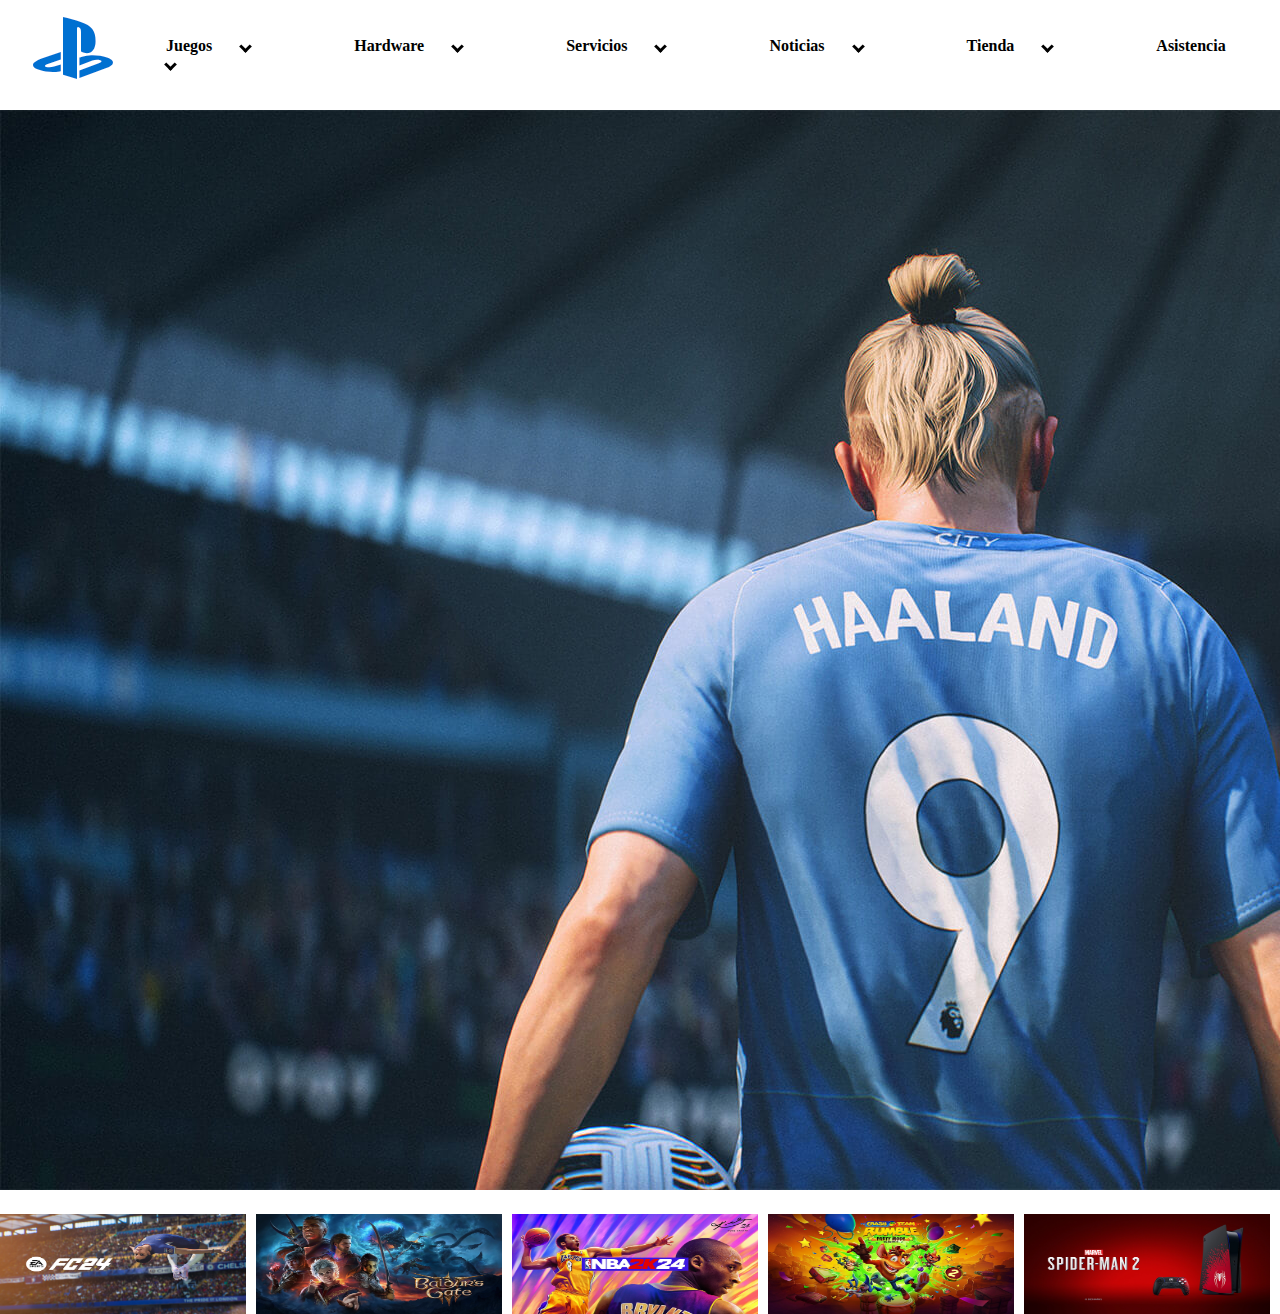
<file: PREG-2/INDEX.HTML>
<!DOCTYPE html>
<html lang="es">
<head>
    <meta charset="UTF-8">
    <meta name="viewport" content="width=device-width, initial-scale=1.0">
    <link rel="stylesheet" href="estilos.css">
    <title>Menú de Juegos</title>
</head>
<body>
    <header class="header">
        <div class="logo">
            <img src="logops.png" alt="Logo">
        </div>
        <nav class="menu">
            <ul>
                <li><a href="#">Juegos</a></li>
                <i class="arrow"></i>
                <li><a href="#">Hardware</a></li>
                <i class="arrow"></i>
                <li><a href="#">Servicios</a></li>
                <i class="arrow"></i>
                <li><a href="#">Noticias</a></li>
                <i class="arrow"></i>
                <li><a href="#">Tienda</a></li>
                <i class="arrow"></i>
                <li><a href="#">Asistencia</a></li>
                <i class="arrow"></i>
            </ul>
        </nav>
    </header>
    <main>
        <div class="imagen-completa">
            <img src="01.jpeg" alt="Imagen 1">
        </div>
        <div class="imagenes-en-fila">
            <img src="02.webp" alt="Imagen 2">
            <img src="03.webp" alt="Imagen 3">
            <img src="04.webp" alt="Imagen 4">
            <img src="05.webp" alt="Imagen 5">
            <img src="06.webp" alt="Imagen 6">
        </div>
    </main>
</body>
</html>
</file>
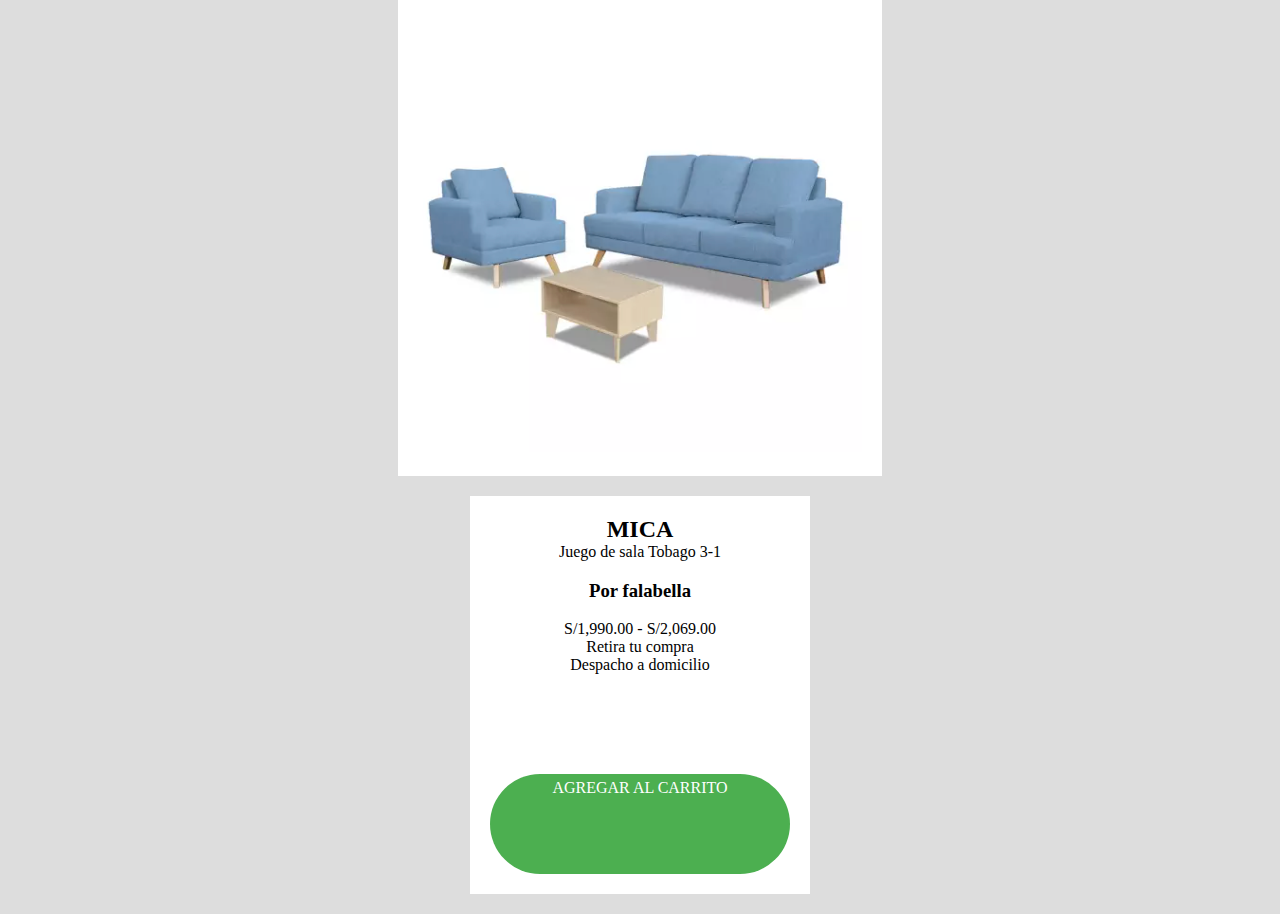
<file: PREG_1/index.html>
<!DOCTYPE html>
<html lang="es">
<head>
    <meta charset="UTF-8">
    <meta name="viewport" content="width=device-width, initial-scale=1.0">
    <link rel="stylesheet" href="estilos.css">
    <title>Diseño con Imagen y Texto</title>
</head>
<body>
    <div class="contenedor">
        <div class="imagen-container">
            <img src="01.png" alt="Tu Imagen" class="imagen">
        </div>
        <div class="texto-container">
            <h2>MICA</h2>
            <p>Juego de sala Tobago 3-1</p>
            <h3>Por falabella</h3>
            <p>S/1,990.00 - S/2,069.00 </p>
            <div>
            <P>Retira tu compra</P>
            <p>Despacho a domicilio</p>
            </div>
        <div class="cuadro-verde">
            <span>AGREGAR AL CARRITO</span>
            </div>
        </div>
    </div>
</body>
</html>
</file>
<file: PREG-2/estilos.css>
body, html {
    margin: 0;
    padding: 0;
    height: 100%;
}


body {
    display: flex;
    flex-direction: column;
}


.header {
    background-color: rgb(255, 255, 255);
    color: rgb(0, 0, 0);
    display: flex;
    align-items: center;
    justify-content: space-between;
    padding: 10px 20px;
}


.logo {
    font-size: 24px;
    font-weight: bold;
}


.header .menu {
    margin: 0;
    padding: 0;
    list-style-type: none;
}

.header .menu ul li {
    display: inline;
    margin-right: 25px;
}

.header .menu ul li a {
    text-decoration: none;
    color: rgb(0, 0, 0);
    font-weight: bold;
}


.imagenes-en-fila {
    display: flex;
    justify-content: space-between;
    margin-top: 20px;
}


.imagenes-en-fila img {
    flex-basis: calc(20% - 10px); 
    margin-right: 10px; 
    max-height: 100px; 
}


.arrow {
    border: solid rgb(0, 0, 0);
    border-width: 0 3px 3px 0;
    display: inline-block;
    padding: 3px;
    transform: rotate(45deg);
    -webkit-transform: rotate(45deg);
    margin-right: 100px;
    }
</file>
<file: PREG_1/estilos.css>
@import url(https://fonts.googleapis.com/css2?family=Lato:wght@300&display=swap);
body {
    margin: 0;
    padding: 0;
    background-color: #dddddd; /* Color de fondo crema */
    display: flex;
    flex-direction: column;
    align-items: center;
    justify-content: center;
    height: 100vh;
}

.contenedor {
    display: flex;
    flex-direction: column;
    align-items: center;
}

.imagen-container {
    background-color: #fff; /* Fondo blanco para la imagen */
    padding: 20px;
    border-radius: 0px;
    margin-bottom: 20px;
}

.imagen {
    max-width: 100%;
}

.texto-container {
    background-color: #fff; /* Fondo blanco para el texto */
    padding: 20px;
    border-radius: 0px;
    margin-bottom: 20px;
    text-align: center;
}

p {
    margin: 0;
}

.cuadro-verde {
    background-color: #4caf50; /* Color de fondo verde */
    width: 300px;
    height: 100px;
    border-radius: 200px;
    margin-top: 100px;
    margin-left: auto;
    margin-right: auto;
}

.cuadro-verde span {
    color: white; /* Color del texto en el cuadro verde */
    display: block;
    text-align: center;
    padding: 5px;
}


h2 {
    margin: 0;
}

.cuadro-rojo {
    background-color: #f00; /* Color de fondo rojo */
    color: white; /* Color del texto en el cuadro rojo */
    display: inline-block;
    padding: 5px 10px;
    border-radius: 5px;
}

.cuadro-rojo span {
    color: white;
}

/* Estilo para el texto pequeÃ±o adicional */
.info-container p:last-child {
    margin-top: 10px;
}

/* latin-ext */
@font-face {
    font-family: 'Lato';
    font-style: normal;
    font-weight: 300;
    font-display: swap;
    src: url(https://fonts.gstatic.com/s/lato/v24/S6u9w4BMUTPHh7USSwaPGR_p.woff2) format('woff2');
    unicode-range: U+0100-02AF, U+0304, U+0308, U+0329, U+1E00-1E9F, U+1EF2-1EFF, U+2020, U+20A0-20AB, U+20AD-20CF, U+2113, U+2C60-2C7F, U+A720-A7FF;
  }
  /* latin */
  @font-face {
    font-family: 'Lato';
    font-style: normal;
    font-weight: 300;
    font-display: swap;
    src: url(https://fonts.gstatic.com/s/lato/v24/S6u9w4BMUTPHh7USSwiPGQ.woff2) format('woff2');
    unicode-range: U+0000-00FF, U+0131, U+0152-0153, U+02BB-02BC, U+02C6, U+02DA, U+02DC, U+0304, U+0308, U+0329, U+2000-206F, U+2074, U+20AC, U+2122, U+2191, U+2193, U+2212, U+2215, U+FEFF, U+FFFD;
  }
</file>
